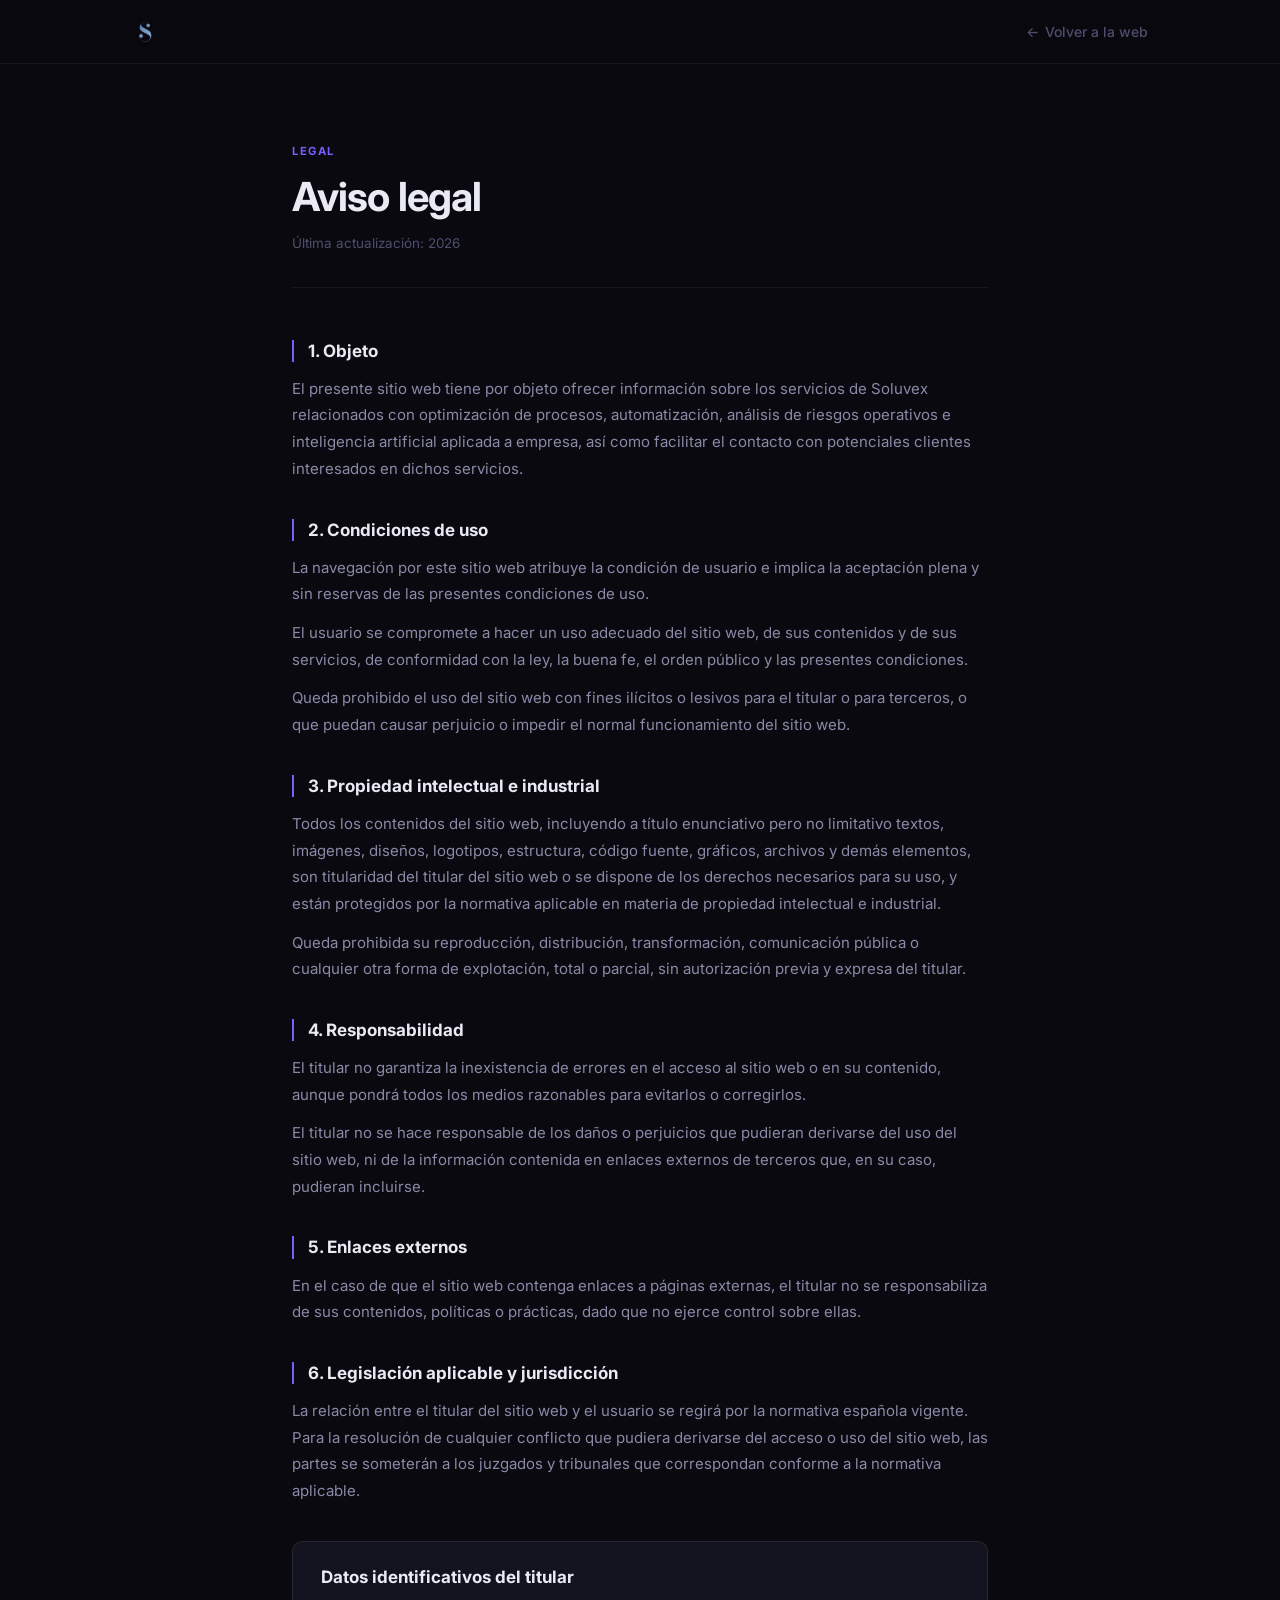
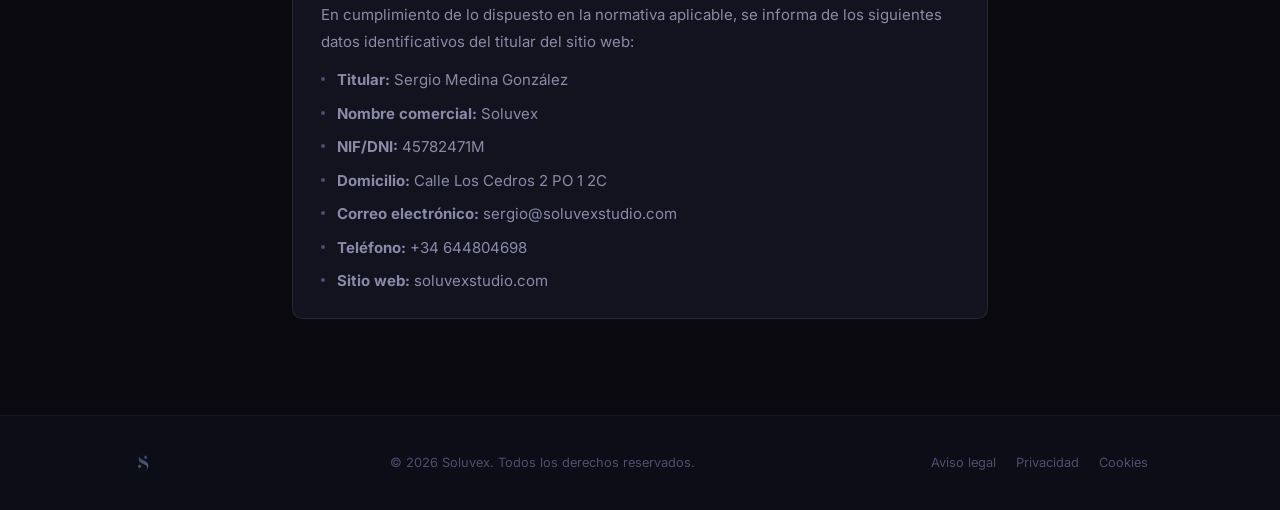
<file: aviso-legal.html>
<!DOCTYPE html>
<html lang="es">
<head>
  <meta charset="UTF-8">
  <meta name="viewport" content="width=device-width, initial-scale=1.0">
  <title>Aviso legal — Soluvex</title>
  <meta name="robots" content="noindex, nofollow">
  <link rel="icon" type="image/png" href="assets/favicon.png">
  <meta name="theme-color" content="#09090f">
  <link rel="preconnect" href="https://fonts.googleapis.com">
  <link rel="preconnect" href="https://fonts.gstatic.com" crossorigin>
  <link href="https://fonts.googleapis.com/css2?family=Inter:wght@400;500;600;700&display=swap" rel="stylesheet">
  <style>
    *, *::before, *::after { box-sizing: border-box; margin: 0; padding: 0; }

    :root {
      --bg:       #09090f;
      --bg-2:     #0d0d17;
      --bg-card:  #131320;
      --accent:   #7c5cfc;
      --text:     #eaeaf4;
      --text-2:   #8a8aa8;
      --text-3:   #4e4e6e;
      --border:   rgba(255,255,255,0.05);
      --border-2: rgba(255,255,255,0.08);
      --r:        10px;
      --max-w:    760px;
    }

    html { scroll-behavior: smooth; }

    body {
      font-family: 'Inter', -apple-system, BlinkMacSystemFont, sans-serif;
      background: var(--bg);
      color: var(--text);
      line-height: 1.65;
      -webkit-font-smoothing: antialiased;
      min-height: 100vh;
      display: flex;
      flex-direction: column;
    }

    a { text-decoration: none; color: inherit; }
    img { max-width: 100%; display: block; }

    /* NAV */
    .nav {
      height: 64px;
      background: rgba(9,9,15,0.90);
      border-bottom: 1px solid var(--border);
      backdrop-filter: blur(16px);
      -webkit-backdrop-filter: blur(16px);
      position: sticky;
      top: 0;
      z-index: 100;
    }
    .nav__inner {
      max-width: 1080px;
      margin: 0 auto;
      padding: 0 32px;
      height: 100%;
      display: flex;
      align-items: center;
      justify-content: space-between;
      gap: 20px;
    }
    .nav__logo img { height: 26px; width: auto; }
    .nav__back {
      font-size: 0.875rem;
      font-weight: 500;
      color: var(--text-3);
      display: flex;
      align-items: center;
      gap: 6px;
      transition: color 0.2s;
    }
    .nav__back:hover { color: var(--text-2); }
    .nav__back::before { content: '←'; }

    /* MAIN */
    main {
      flex: 1;
      padding: 72px 0 96px;
    }

    .legal-wrap {
      max-width: var(--max-w);
      margin: 0 auto;
      padding: 0 32px;
    }

    /* Page header */
    .legal-header {
      margin-bottom: 52px;
      padding-bottom: 32px;
      border-bottom: 1px solid var(--border);
    }
    .legal-header__label {
      display: inline-block;
      font-size: 0.7rem;
      font-weight: 700;
      letter-spacing: 0.14em;
      text-transform: uppercase;
      color: var(--accent);
      margin-bottom: 14px;
    }
    .legal-header__title {
      font-size: clamp(1.75rem, 4vw, 2.5rem);
      font-weight: 700;
      line-height: 1.15;
      letter-spacing: -0.022em;
      margin-bottom: 12px;
    }
    .legal-header__meta {
      font-size: 0.84rem;
      color: var(--text-3);
    }

    /* Content typography */
    .legal-body { display: flex; flex-direction: column; gap: 36px; }

    .legal-section h2 {
      font-size: 1.0625rem;
      font-weight: 700;
      color: var(--text);
      margin-bottom: 14px;
      padding-left: 14px;
      border-left: 2px solid var(--accent);
      line-height: 1.3;
    }

    .legal-section p {
      font-size: 0.9375rem;
      color: var(--text-2);
      line-height: 1.78;
      margin-bottom: 12px;
    }
    .legal-section p:last-child { margin-bottom: 0; }

    .legal-section ul {
      list-style: none;
      display: flex;
      flex-direction: column;
      gap: 8px;
      margin-top: 4px;
    }
    .legal-section ul li {
      font-size: 0.9375rem;
      color: var(--text-2);
      line-height: 1.7;
      padding-left: 16px;
      position: relative;
    }
    .legal-section ul li::before {
      content: '';
      position: absolute;
      left: 0;
      top: 10px;
      width: 4px;
      height: 4px;
      border-radius: 50%;
      background: var(--text-3);
    }

    .legal-section--box {
      padding: 24px 28px;
      background: var(--bg-card);
      border: 1px solid var(--border-2);
      border-radius: var(--r);
    }
    .legal-section--box h2 {
      border-left: none;
      padding-left: 0;
    }

    /* FOOTER */
    .footer {
      background: var(--bg-2);
      border-top: 1px solid var(--border);
      padding: 36px 0;
    }
    .footer__inner {
      max-width: 1080px;
      margin: 0 auto;
      padding: 0 32px;
      display: flex;
      align-items: center;
      justify-content: space-between;
      gap: 20px;
      flex-wrap: wrap;
    }
    .footer__logo img { height: 22px; opacity: 0.5; }
    .footer__copy { font-size: 0.8rem; color: var(--text-3); }
    .footer__links { display: flex; gap: 20px; }
    .footer__links a { font-size: 0.8rem; color: var(--text-3); transition: color 0.2s; }
    .footer__links a:hover { color: var(--text-2); }

    @media (max-width: 600px) {
      .nav__inner, .legal-wrap, .footer__inner { padding: 0 20px; }
      .footer__inner { flex-direction: column; text-align: center; }
      .footer__links { justify-content: center; }
      .footer__logo { margin: 0 auto; }
    }
  </style>
</head>
<body>

<header class="nav">
  <div class="nav__inner">
    <a href="index.html" class="nav__logo" aria-label="Volver a Soluvex">
      <img src="assets/logo-fondo-transparente.png" alt="Soluvex">
    </a>
    <a href="index.html" class="nav__back">Volver a la web</a>
  </div>
</header>

<main>
  <div class="legal-wrap">

    <div class="legal-header">
      <span class="legal-header__label">Legal</span>
      <h1 class="legal-header__title">Aviso legal</h1>
      <p class="legal-header__meta">Última actualización: 2026</p>
    </div>

    <div class="legal-body">

      <div class="legal-section">
        <h2>1. Objeto</h2>
        <p>El presente sitio web tiene por objeto ofrecer información sobre los servicios de Soluvex relacionados con optimización de procesos, automatización, análisis de riesgos operativos e inteligencia artificial aplicada a empresa, así como facilitar el contacto con potenciales clientes interesados en dichos servicios.</p>
      </div>

      <div class="legal-section">
        <h2>2. Condiciones de uso</h2>
        <p>La navegación por este sitio web atribuye la condición de usuario e implica la aceptación plena y sin reservas de las presentes condiciones de uso.</p>
        <p>El usuario se compromete a hacer un uso adecuado del sitio web, de sus contenidos y de sus servicios, de conformidad con la ley, la buena fe, el orden público y las presentes condiciones.</p>
        <p>Queda prohibido el uso del sitio web con fines ilícitos o lesivos para el titular o para terceros, o que puedan causar perjuicio o impedir el normal funcionamiento del sitio web.</p>
      </div>

      <div class="legal-section">
        <h2>3. Propiedad intelectual e industrial</h2>
        <p>Todos los contenidos del sitio web, incluyendo a título enunciativo pero no limitativo textos, imágenes, diseños, logotipos, estructura, código fuente, gráficos, archivos y demás elementos, son titularidad del titular del sitio web o se dispone de los derechos necesarios para su uso, y están protegidos por la normativa aplicable en materia de propiedad intelectual e industrial.</p>
        <p>Queda prohibida su reproducción, distribución, transformación, comunicación pública o cualquier otra forma de explotación, total o parcial, sin autorización previa y expresa del titular.</p>
      </div>

      <div class="legal-section">
        <h2>4. Responsabilidad</h2>
        <p>El titular no garantiza la inexistencia de errores en el acceso al sitio web o en su contenido, aunque pondrá todos los medios razonables para evitarlos o corregirlos.</p>
        <p>El titular no se hace responsable de los daños o perjuicios que pudieran derivarse del uso del sitio web, ni de la información contenida en enlaces externos de terceros que, en su caso, pudieran incluirse.</p>
      </div>

      <div class="legal-section">
        <h2>5. Enlaces externos</h2>
        <p>En el caso de que el sitio web contenga enlaces a páginas externas, el titular no se responsabiliza de sus contenidos, políticas o prácticas, dado que no ejerce control sobre ellas.</p>
      </div>

      <div class="legal-section">
        <h2>6. Legislación aplicable y jurisdicción</h2>
        <p>La relación entre el titular del sitio web y el usuario se regirá por la normativa española vigente. Para la resolución de cualquier conflicto que pudiera derivarse del acceso o uso del sitio web, las partes se someterán a los juzgados y tribunales que correspondan conforme a la normativa aplicable.</p>
      </div>

      <div class="legal-section legal-section--box">
        <h2>Datos identificativos del titular</h2>
        <p>En cumplimiento de lo dispuesto en la normativa aplicable, se informa de los siguientes datos identificativos del titular del sitio web:</p>
        <ul>
          <li><strong>Titular:</strong> Sergio Medina González</li>
          <li><strong>Nombre comercial:</strong> Soluvex</li>
          <li><strong>NIF/DNI:</strong> 45782471M</li>
          <li><strong>Domicilio:</strong> Calle Los Cedros 2 PO 1 2C</li>
          <li><strong>Correo electrónico:</strong> sergio@soluvexstudio.com</li>
          <li><strong>Teléfono:</strong> +34 644804698</li>
          <li><strong>Sitio web:</strong> soluvexstudio.com</li>
        </ul>
      </div>

    </div>
  </div>
</main>

<footer class="footer">
  <div class="footer__inner">
    <a href="index.html" class="footer__logo" aria-label="Soluvex">
      <img src="assets/logo-fondo-transparente.png" alt="Soluvex">
    </a>
    <p class="footer__copy">© 2026 Soluvex. Todos los derechos reservados.</p>
    <nav class="footer__links" aria-label="Legal">
      <a href="aviso-legal.html">Aviso legal</a>
      <a href="privacidad.html">Privacidad</a>
      <a href="cookies.html">Cookies</a>
    </nav>
  </div>
</footer>

</body>
</html>
</file>
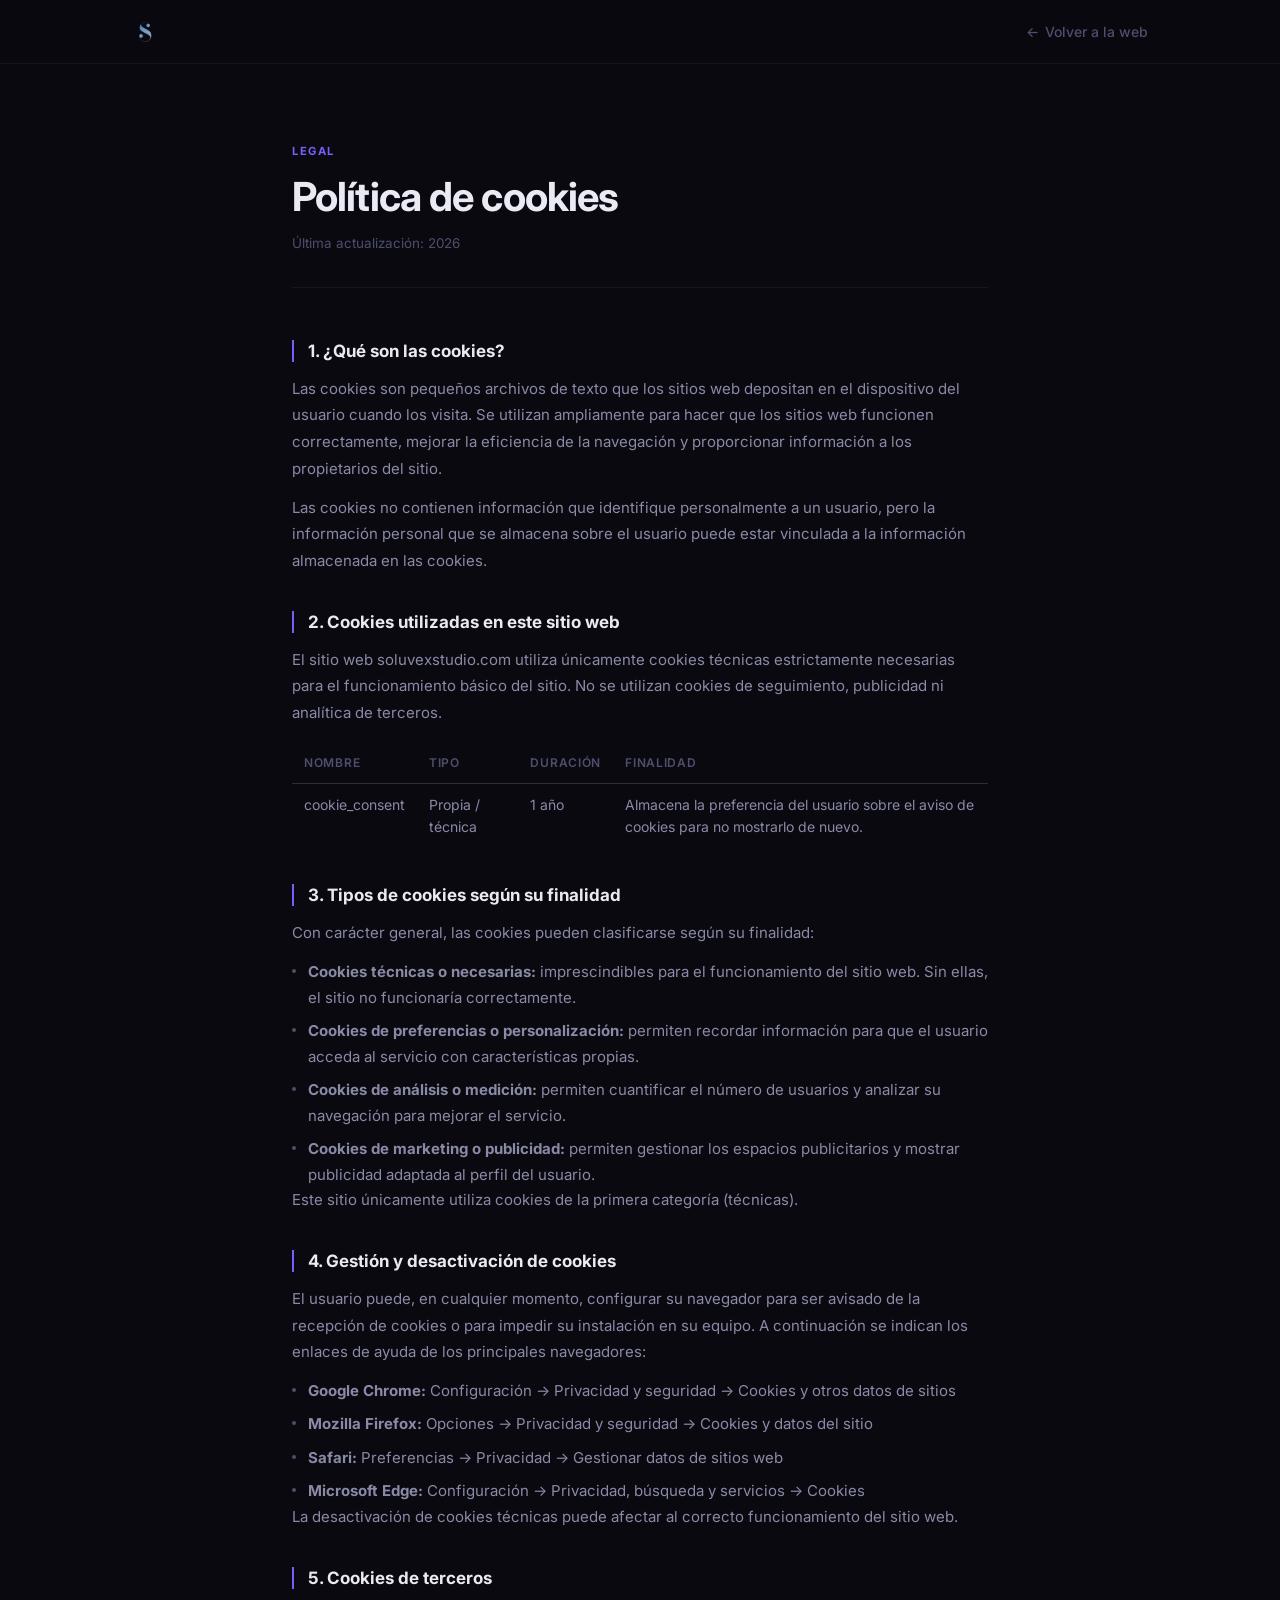
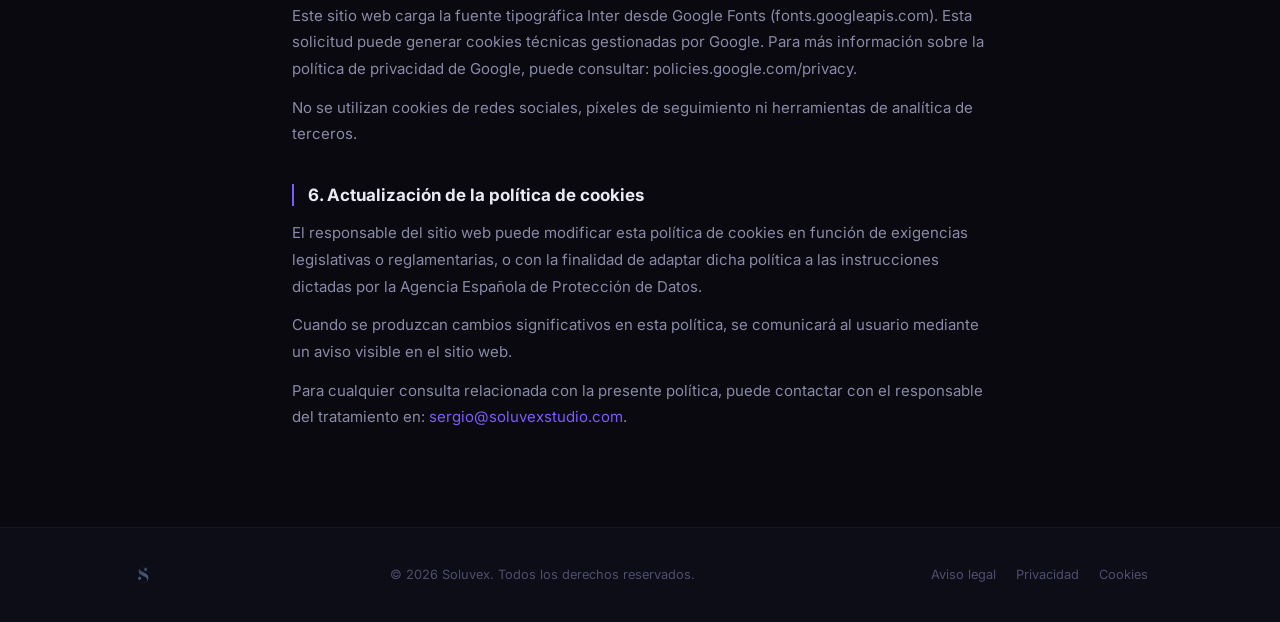
<file: cookies.html>
<!DOCTYPE html>
<html lang="es">
<head>
  <meta charset="UTF-8">
  <meta name="viewport" content="width=device-width, initial-scale=1.0">
  <title>Política de cookies — Soluvex</title>
  <meta name="robots" content="noindex, nofollow">
  <link rel="icon" type="image/png" href="assets/favicon.png">
  <meta name="theme-color" content="#09090f">
  <link rel="preconnect" href="https://fonts.googleapis.com">
  <link rel="preconnect" href="https://fonts.gstatic.com" crossorigin>
  <link href="https://fonts.googleapis.com/css2?family=Inter:wght@400;500;600;700&display=swap" rel="stylesheet">
  <style>
    *, *::before, *::after { box-sizing: border-box; margin: 0; padding: 0; }

    :root {
      --bg:       #09090f;
      --bg-2:     #0d0d17;
      --bg-card:  #131320;
      --accent:   #7c5cfc;
      --text:     #eaeaf4;
      --text-2:   #8a8aa8;
      --text-3:   #4e4e6e;
      --border:   rgba(255,255,255,0.05);
      --border-2: rgba(255,255,255,0.08);
      --r:        10px;
      --max-w:    760px;
    }

    html { scroll-behavior: smooth; }

    body {
      font-family: 'Inter', -apple-system, BlinkMacSystemFont, sans-serif;
      background: var(--bg);
      color: var(--text);
      line-height: 1.65;
      -webkit-font-smoothing: antialiased;
      min-height: 100vh;
      display: flex;
      flex-direction: column;
    }

    a { text-decoration: none; color: inherit; }
    img { max-width: 100%; display: block; }

    /* NAV */
    .nav {
      height: 64px;
      background: rgba(9,9,15,0.90);
      border-bottom: 1px solid var(--border);
      backdrop-filter: blur(16px);
      -webkit-backdrop-filter: blur(16px);
      position: sticky;
      top: 0;
      z-index: 100;
    }
    .nav__inner {
      max-width: 1080px;
      margin: 0 auto;
      padding: 0 32px;
      height: 100%;
      display: flex;
      align-items: center;
      justify-content: space-between;
      gap: 20px;
    }
    .nav__logo img { height: 26px; width: auto; }
    .nav__back {
      font-size: 0.875rem;
      font-weight: 500;
      color: var(--text-3);
      display: flex;
      align-items: center;
      gap: 6px;
      transition: color 0.2s;
    }
    .nav__back:hover { color: var(--text-2); }
    .nav__back::before { content: '←'; }

    /* MAIN */
    main {
      flex: 1;
      padding: 72px 0 96px;
    }

    .legal-wrap {
      max-width: var(--max-w);
      margin: 0 auto;
      padding: 0 32px;
    }

    /* Page header */
    .legal-header {
      margin-bottom: 52px;
      padding-bottom: 32px;
      border-bottom: 1px solid var(--border);
    }
    .legal-header__label {
      display: inline-block;
      font-size: 0.7rem;
      font-weight: 700;
      letter-spacing: 0.14em;
      text-transform: uppercase;
      color: var(--accent);
      margin-bottom: 14px;
    }
    .legal-header__title {
      font-size: clamp(1.75rem, 4vw, 2.5rem);
      font-weight: 700;
      line-height: 1.15;
      letter-spacing: -0.022em;
      margin-bottom: 12px;
    }
    .legal-header__meta {
      font-size: 0.84rem;
      color: var(--text-3);
    }

    /* Content typography */
    .legal-body { display: flex; flex-direction: column; gap: 36px; }

    .legal-section h2 {
      font-size: 1.0625rem;
      font-weight: 700;
      color: var(--text);
      margin-bottom: 14px;
      padding-left: 14px;
      border-left: 2px solid var(--accent);
      line-height: 1.3;
    }

    .legal-section p {
      font-size: 0.9375rem;
      color: var(--text-2);
      line-height: 1.78;
      margin-bottom: 12px;
    }
    .legal-section p:last-child { margin-bottom: 0; }

    .legal-section ul {
      list-style: none;
      display: flex;
      flex-direction: column;
      gap: 8px;
      margin-top: 4px;
    }
    .legal-section ul li {
      font-size: 0.9375rem;
      color: var(--text-2);
      line-height: 1.7;
      padding-left: 16px;
      position: relative;
    }
    .legal-section ul li::before {
      content: '';
      position: absolute;
      left: 0;
      top: 10px;
      width: 4px;
      height: 4px;
      border-radius: 50%;
      background: var(--text-3);
    }

    /* Cookie table */
    .cookie-table {
      width: 100%;
      border-collapse: collapse;
      margin-top: 16px;
      font-size: 0.875rem;
    }
    .cookie-table th {
      text-align: left;
      padding: 10px 12px;
      font-size: 0.75rem;
      font-weight: 600;
      letter-spacing: 0.06em;
      text-transform: uppercase;
      color: var(--text-3);
      border-bottom: 1px solid var(--border-2);
    }
    .cookie-table td {
      padding: 10px 12px;
      color: var(--text-2);
      border-bottom: 1px solid var(--border);
      vertical-align: top;
      line-height: 1.6;
    }
    .cookie-table tr:last-child td { border-bottom: none; }

    .legal-section--box {
      padding: 24px 28px;
      background: var(--bg-card);
      border: 1px solid var(--border-2);
      border-radius: var(--r);
    }
    .legal-section--box h2 {
      border-left: none;
      padding-left: 0;
    }

    /* FOOTER */
    .footer {
      background: var(--bg-2);
      border-top: 1px solid var(--border);
      padding: 36px 0;
    }
    .footer__inner {
      max-width: 1080px;
      margin: 0 auto;
      padding: 0 32px;
      display: flex;
      align-items: center;
      justify-content: space-between;
      gap: 20px;
      flex-wrap: wrap;
    }
    .footer__logo img { height: 22px; opacity: 0.5; }
    .footer__copy { font-size: 0.8rem; color: var(--text-3); }
    .footer__links { display: flex; gap: 20px; }
    .footer__links a { font-size: 0.8rem; color: var(--text-3); transition: color 0.2s; }
    .footer__links a:hover { color: var(--text-2); }

    @media (max-width: 600px) {
      .nav__inner, .legal-wrap, .footer__inner { padding: 0 20px; }
      .footer__inner { flex-direction: column; text-align: center; }
      .footer__links { justify-content: center; }
      .footer__logo { margin: 0 auto; }
      .cookie-table { font-size: 0.8125rem; }
      .cookie-table th, .cookie-table td { padding: 8px; }
    }
  </style>
</head>
<body>

<header class="nav">
  <div class="nav__inner">
    <a href="index.html" class="nav__logo" aria-label="Volver a Soluvex">
      <img src="assets/logo-fondo-transparente.png" alt="Soluvex">
    </a>
    <a href="index.html" class="nav__back">Volver a la web</a>
  </div>
</header>

<main>
  <div class="legal-wrap">

    <div class="legal-header">
      <span class="legal-header__label">Legal</span>
      <h1 class="legal-header__title">Política de cookies</h1>
      <p class="legal-header__meta">Última actualización: 2026</p>
    </div>

    <div class="legal-body">

      <div class="legal-section">
        <h2>1. ¿Qué son las cookies?</h2>
        <p>Las cookies son pequeños archivos de texto que los sitios web depositan en el dispositivo del usuario cuando los visita. Se utilizan ampliamente para hacer que los sitios web funcionen correctamente, mejorar la eficiencia de la navegación y proporcionar información a los propietarios del sitio.</p>
        <p>Las cookies no contienen información que identifique personalmente a un usuario, pero la información personal que se almacena sobre el usuario puede estar vinculada a la información almacenada en las cookies.</p>
      </div>

      <div class="legal-section">
        <h2>2. Cookies utilizadas en este sitio web</h2>
        <p>El sitio web soluvexstudio.com utiliza únicamente cookies técnicas estrictamente necesarias para el funcionamiento básico del sitio. No se utilizan cookies de seguimiento, publicidad ni analítica de terceros.</p>
        <table class="cookie-table">
          <thead>
            <tr>
              <th>Nombre</th>
              <th>Tipo</th>
              <th>Duración</th>
              <th>Finalidad</th>
            </tr>
          </thead>
          <tbody>
            <tr>
              <td>cookie_consent</td>
              <td>Propia / técnica</td>
              <td>1 año</td>
              <td>Almacena la preferencia del usuario sobre el aviso de cookies para no mostrarlo de nuevo.</td>
            </tr>
          </tbody>
        </table>
      </div>

      <div class="legal-section">
        <h2>3. Tipos de cookies según su finalidad</h2>
        <p>Con carácter general, las cookies pueden clasificarse según su finalidad:</p>
        <ul>
          <li><strong>Cookies técnicas o necesarias:</strong> imprescindibles para el funcionamiento del sitio web. Sin ellas, el sitio no funcionaría correctamente.</li>
          <li><strong>Cookies de preferencias o personalización:</strong> permiten recordar información para que el usuario acceda al servicio con características propias.</li>
          <li><strong>Cookies de análisis o medición:</strong> permiten cuantificar el número de usuarios y analizar su navegación para mejorar el servicio.</li>
          <li><strong>Cookies de marketing o publicidad:</strong> permiten gestionar los espacios publicitarios y mostrar publicidad adaptada al perfil del usuario.</li>
        </ul>
        <p>Este sitio únicamente utiliza cookies de la primera categoría (técnicas).</p>
      </div>

      <div class="legal-section">
        <h2>4. Gestión y desactivación de cookies</h2>
        <p>El usuario puede, en cualquier momento, configurar su navegador para ser avisado de la recepción de cookies o para impedir su instalación en su equipo. A continuación se indican los enlaces de ayuda de los principales navegadores:</p>
        <ul>
          <li><strong>Google Chrome:</strong> Configuración → Privacidad y seguridad → Cookies y otros datos de sitios</li>
          <li><strong>Mozilla Firefox:</strong> Opciones → Privacidad y seguridad → Cookies y datos del sitio</li>
          <li><strong>Safari:</strong> Preferencias → Privacidad → Gestionar datos de sitios web</li>
          <li><strong>Microsoft Edge:</strong> Configuración → Privacidad, búsqueda y servicios → Cookies</li>
        </ul>
        <p>La desactivación de cookies técnicas puede afectar al correcto funcionamiento del sitio web.</p>
      </div>

      <div class="legal-section">
        <h2>5. Cookies de terceros</h2>
        <p>Este sitio web carga la fuente tipográfica Inter desde Google Fonts (fonts.googleapis.com). Esta solicitud puede generar cookies técnicas gestionadas por Google. Para más información sobre la política de privacidad de Google, puede consultar: policies.google.com/privacy.</p>
        <p>No se utilizan cookies de redes sociales, píxeles de seguimiento ni herramientas de analítica de terceros.</p>
      </div>

      <div class="legal-section">
        <h2>6. Actualización de la política de cookies</h2>
        <p>El responsable del sitio web puede modificar esta política de cookies en función de exigencias legislativas o reglamentarias, o con la finalidad de adaptar dicha política a las instrucciones dictadas por la Agencia Española de Protección de Datos.</p>
        <p>Cuando se produzcan cambios significativos en esta política, se comunicará al usuario mediante un aviso visible en el sitio web.</p>
        <p>Para cualquier consulta relacionada con la presente política, puede contactar con el responsable del tratamiento en: <a href="mailto:sergio@soluvexstudio.com" style="color: var(--accent);">sergio@soluvexstudio.com</a>.</p>
      </div>

    </div>
  </div>
</main>

<footer class="footer">
  <div class="footer__inner">
    <a href="index.html" class="footer__logo" aria-label="Soluvex">
      <img src="assets/logo-fondo-transparente.png" alt="Soluvex">
    </a>
    <p class="footer__copy">© 2026 Soluvex. Todos los derechos reservados.</p>
    <nav class="footer__links" aria-label="Legal">
      <a href="aviso-legal.html">Aviso legal</a>
      <a href="privacidad.html">Privacidad</a>
      <a href="cookies.html">Cookies</a>
    </nav>
  </div>
</footer>

</body>
</html>
</file>
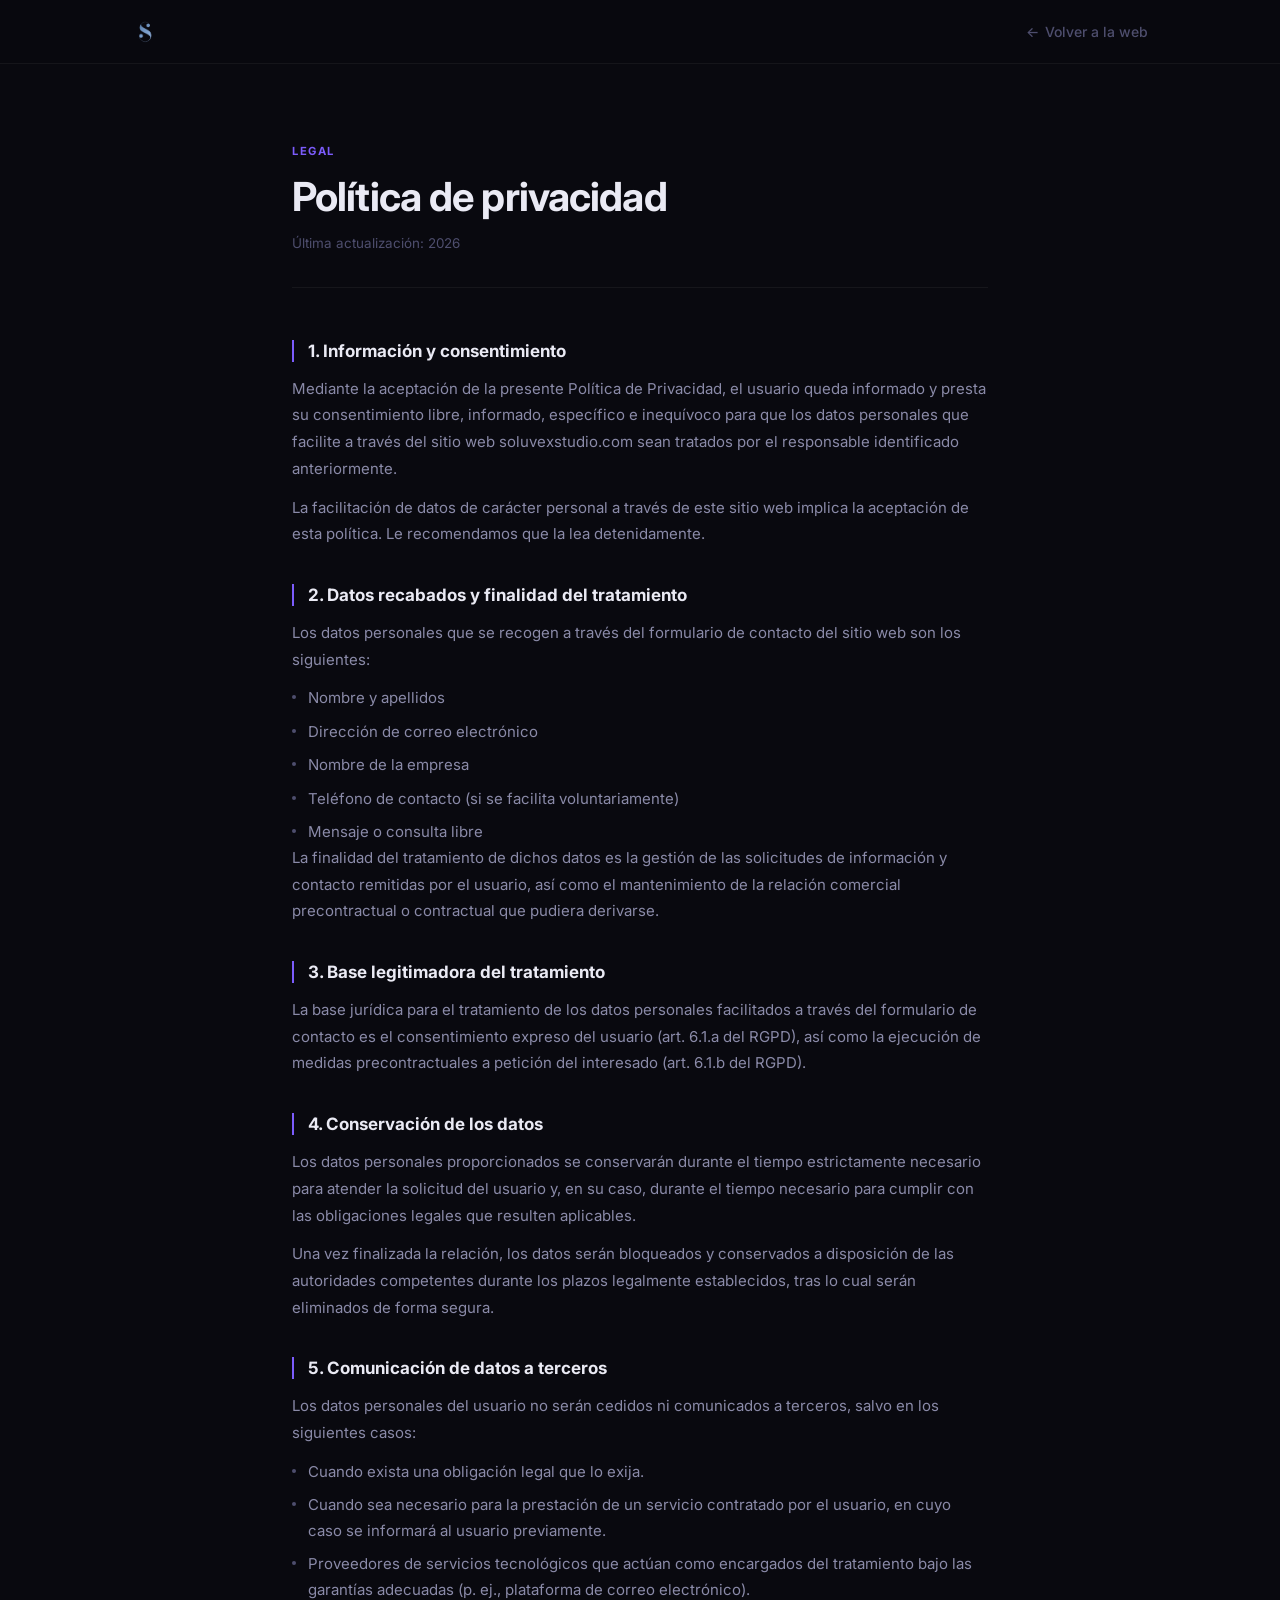
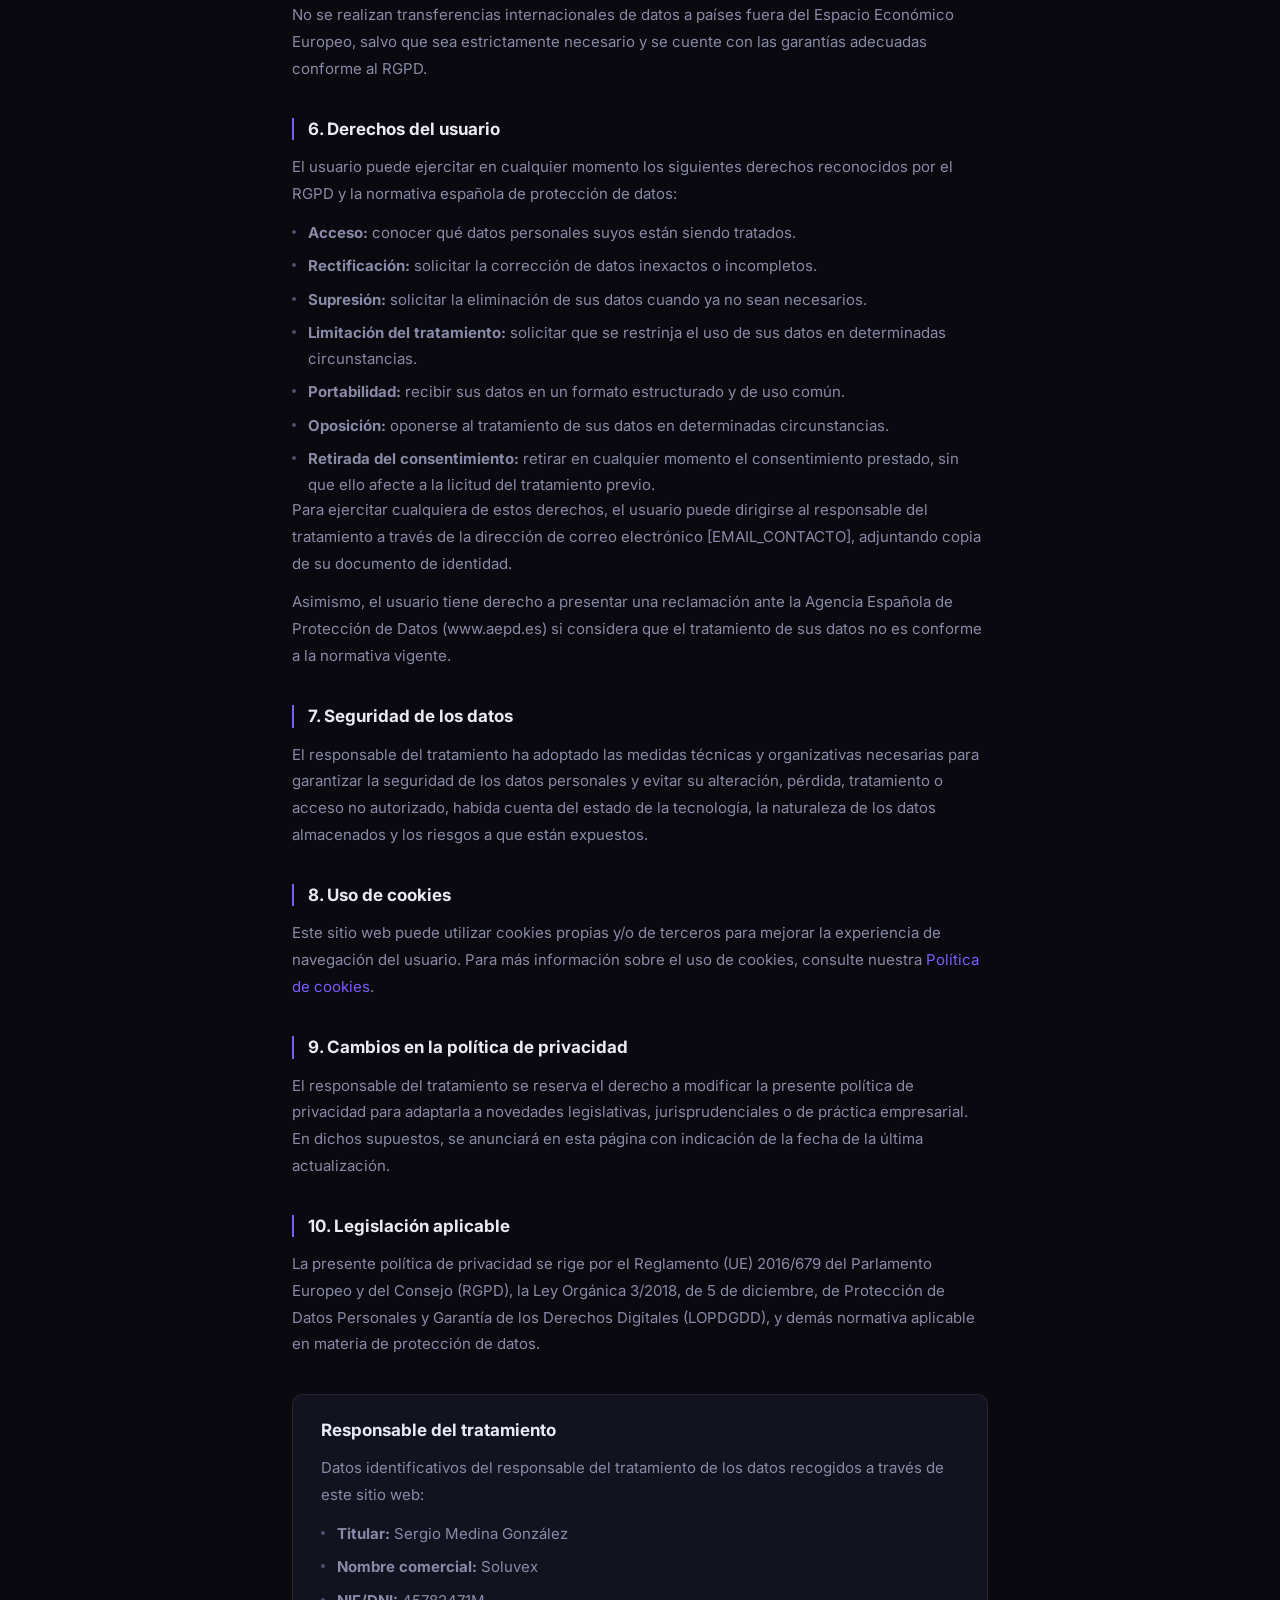
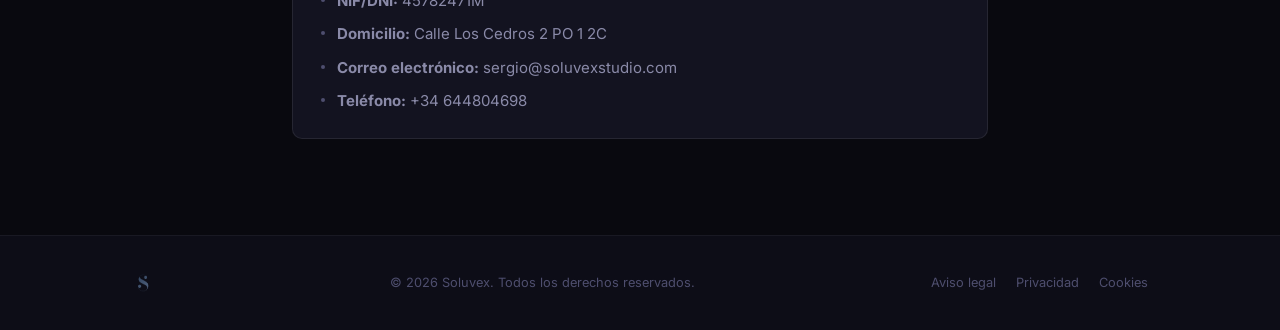
<file: privacidad.html>
<!DOCTYPE html>
<html lang="es">
<head>
  <meta charset="UTF-8">
  <meta name="viewport" content="width=device-width, initial-scale=1.0">
  <title>Política de privacidad — Soluvex</title>
  <meta name="robots" content="noindex, nofollow">
  <link rel="icon" type="image/png" href="assets/favicon.png">
  <meta name="theme-color" content="#09090f">
  <link rel="preconnect" href="https://fonts.googleapis.com">
  <link rel="preconnect" href="https://fonts.gstatic.com" crossorigin>
  <link href="https://fonts.googleapis.com/css2?family=Inter:wght@400;500;600;700&display=swap" rel="stylesheet">
  <style>
    *, *::before, *::after { box-sizing: border-box; margin: 0; padding: 0; }

    :root {
      --bg:       #09090f;
      --bg-2:     #0d0d17;
      --bg-card:  #131320;
      --accent:   #7c5cfc;
      --text:     #eaeaf4;
      --text-2:   #8a8aa8;
      --text-3:   #4e4e6e;
      --border:   rgba(255,255,255,0.05);
      --border-2: rgba(255,255,255,0.08);
      --r:        10px;
      --max-w:    760px;
    }

    html { scroll-behavior: smooth; }

    body {
      font-family: 'Inter', -apple-system, BlinkMacSystemFont, sans-serif;
      background: var(--bg);
      color: var(--text);
      line-height: 1.65;
      -webkit-font-smoothing: antialiased;
      min-height: 100vh;
      display: flex;
      flex-direction: column;
    }

    a { text-decoration: none; color: inherit; }
    img { max-width: 100%; display: block; }

    /* NAV */
    .nav {
      height: 64px;
      background: rgba(9,9,15,0.90);
      border-bottom: 1px solid var(--border);
      backdrop-filter: blur(16px);
      -webkit-backdrop-filter: blur(16px);
      position: sticky;
      top: 0;
      z-index: 100;
    }
    .nav__inner {
      max-width: 1080px;
      margin: 0 auto;
      padding: 0 32px;
      height: 100%;
      display: flex;
      align-items: center;
      justify-content: space-between;
      gap: 20px;
    }
    .nav__logo img { height: 26px; width: auto; }
    .nav__back {
      font-size: 0.875rem;
      font-weight: 500;
      color: var(--text-3);
      display: flex;
      align-items: center;
      gap: 6px;
      transition: color 0.2s;
    }
    .nav__back:hover { color: var(--text-2); }
    .nav__back::before { content: '←'; }

    /* MAIN */
    main {
      flex: 1;
      padding: 72px 0 96px;
    }

    .legal-wrap {
      max-width: var(--max-w);
      margin: 0 auto;
      padding: 0 32px;
    }

    /* Page header */
    .legal-header {
      margin-bottom: 52px;
      padding-bottom: 32px;
      border-bottom: 1px solid var(--border);
    }
    .legal-header__label {
      display: inline-block;
      font-size: 0.7rem;
      font-weight: 700;
      letter-spacing: 0.14em;
      text-transform: uppercase;
      color: var(--accent);
      margin-bottom: 14px;
    }
    .legal-header__title {
      font-size: clamp(1.75rem, 4vw, 2.5rem);
      font-weight: 700;
      line-height: 1.15;
      letter-spacing: -0.022em;
      margin-bottom: 12px;
    }
    .legal-header__meta {
      font-size: 0.84rem;
      color: var(--text-3);
    }

    /* Content typography */
    .legal-body { display: flex; flex-direction: column; gap: 36px; }

    .legal-section h2 {
      font-size: 1.0625rem;
      font-weight: 700;
      color: var(--text);
      margin-bottom: 14px;
      padding-left: 14px;
      border-left: 2px solid var(--accent);
      line-height: 1.3;
    }

    .legal-section p {
      font-size: 0.9375rem;
      color: var(--text-2);
      line-height: 1.78;
      margin-bottom: 12px;
    }
    .legal-section p:last-child { margin-bottom: 0; }

    .legal-section ul {
      list-style: none;
      display: flex;
      flex-direction: column;
      gap: 8px;
      margin-top: 4px;
    }
    .legal-section ul li {
      font-size: 0.9375rem;
      color: var(--text-2);
      line-height: 1.7;
      padding-left: 16px;
      position: relative;
    }
    .legal-section ul li::before {
      content: '';
      position: absolute;
      left: 0;
      top: 10px;
      width: 4px;
      height: 4px;
      border-radius: 50%;
      background: var(--text-3);
    }

    .legal-section--box {
      padding: 24px 28px;
      background: var(--bg-card);
      border: 1px solid var(--border-2);
      border-radius: var(--r);
    }
    .legal-section--box h2 {
      border-left: none;
      padding-left: 0;
    }

    /* FOOTER */
    .footer {
      background: var(--bg-2);
      border-top: 1px solid var(--border);
      padding: 36px 0;
    }
    .footer__inner {
      max-width: 1080px;
      margin: 0 auto;
      padding: 0 32px;
      display: flex;
      align-items: center;
      justify-content: space-between;
      gap: 20px;
      flex-wrap: wrap;
    }
    .footer__logo img { height: 22px; opacity: 0.5; }
    .footer__copy { font-size: 0.8rem; color: var(--text-3); }
    .footer__links { display: flex; gap: 20px; }
    .footer__links a { font-size: 0.8rem; color: var(--text-3); transition: color 0.2s; }
    .footer__links a:hover { color: var(--text-2); }

    @media (max-width: 600px) {
      .nav__inner, .legal-wrap, .footer__inner { padding: 0 20px; }
      .footer__inner { flex-direction: column; text-align: center; }
      .footer__links { justify-content: center; }
      .footer__logo { margin: 0 auto; }
    }
  </style>
</head>
<body>

<header class="nav">
  <div class="nav__inner">
    <a href="index.html" class="nav__logo" aria-label="Volver a Soluvex">
      <img src="assets/logo-fondo-transparente.png" alt="Soluvex">
    </a>
    <a href="index.html" class="nav__back">Volver a la web</a>
  </div>
</header>

<main>
  <div class="legal-wrap">

    <div class="legal-header">
      <span class="legal-header__label">Legal</span>
      <h1 class="legal-header__title">Política de privacidad</h1>
      <p class="legal-header__meta">Última actualización: 2026</p>
    </div>

    <div class="legal-body">

      <div class="legal-section">
        <h2>1. Información y consentimiento</h2>
        <p>Mediante la aceptación de la presente Política de Privacidad, el usuario queda informado y presta su consentimiento libre, informado, específico e inequívoco para que los datos personales que facilite a través del sitio web soluvexstudio.com sean tratados por el responsable identificado anteriormente.</p>
        <p>La facilitación de datos de carácter personal a través de este sitio web implica la aceptación de esta política. Le recomendamos que la lea detenidamente.</p>
      </div>

      <div class="legal-section">
        <h2>2. Datos recabados y finalidad del tratamiento</h2>
        <p>Los datos personales que se recogen a través del formulario de contacto del sitio web son los siguientes:</p>
        <ul>
          <li>Nombre y apellidos</li>
          <li>Dirección de correo electrónico</li>
          <li>Nombre de la empresa</li>
          <li>Teléfono de contacto (si se facilita voluntariamente)</li>
          <li>Mensaje o consulta libre</li>
        </ul>
        <p>La finalidad del tratamiento de dichos datos es la gestión de las solicitudes de información y contacto remitidas por el usuario, así como el mantenimiento de la relación comercial precontractual o contractual que pudiera derivarse.</p>
      </div>

      <div class="legal-section">
        <h2>3. Base legitimadora del tratamiento</h2>
        <p>La base jurídica para el tratamiento de los datos personales facilitados a través del formulario de contacto es el consentimiento expreso del usuario (art. 6.1.a del RGPD), así como la ejecución de medidas precontractuales a petición del interesado (art. 6.1.b del RGPD).</p>
      </div>

      <div class="legal-section">
        <h2>4. Conservación de los datos</h2>
        <p>Los datos personales proporcionados se conservarán durante el tiempo estrictamente necesario para atender la solicitud del usuario y, en su caso, durante el tiempo necesario para cumplir con las obligaciones legales que resulten aplicables.</p>
        <p>Una vez finalizada la relación, los datos serán bloqueados y conservados a disposición de las autoridades competentes durante los plazos legalmente establecidos, tras lo cual serán eliminados de forma segura.</p>
      </div>

      <div class="legal-section">
        <h2>5. Comunicación de datos a terceros</h2>
        <p>Los datos personales del usuario no serán cedidos ni comunicados a terceros, salvo en los siguientes casos:</p>
        <ul>
          <li>Cuando exista una obligación legal que lo exija.</li>
          <li>Cuando sea necesario para la prestación de un servicio contratado por el usuario, en cuyo caso se informará al usuario previamente.</li>
          <li>Proveedores de servicios tecnológicos que actúan como encargados del tratamiento bajo las garantías adecuadas (p. ej., plataforma de correo electrónico).</li>
        </ul>
        <p>No se realizan transferencias internacionales de datos a países fuera del Espacio Económico Europeo, salvo que sea estrictamente necesario y se cuente con las garantías adecuadas conforme al RGPD.</p>
      </div>

      <div class="legal-section">
        <h2>6. Derechos del usuario</h2>
        <p>El usuario puede ejercitar en cualquier momento los siguientes derechos reconocidos por el RGPD y la normativa española de protección de datos:</p>
        <ul>
          <li><strong>Acceso:</strong> conocer qué datos personales suyos están siendo tratados.</li>
          <li><strong>Rectificación:</strong> solicitar la corrección de datos inexactos o incompletos.</li>
          <li><strong>Supresión:</strong> solicitar la eliminación de sus datos cuando ya no sean necesarios.</li>
          <li><strong>Limitación del tratamiento:</strong> solicitar que se restrinja el uso de sus datos en determinadas circunstancias.</li>
          <li><strong>Portabilidad:</strong> recibir sus datos en un formato estructurado y de uso común.</li>
          <li><strong>Oposición:</strong> oponerse al tratamiento de sus datos en determinadas circunstancias.</li>
          <li><strong>Retirada del consentimiento:</strong> retirar en cualquier momento el consentimiento prestado, sin que ello afecte a la licitud del tratamiento previo.</li>
        </ul>
        <p>Para ejercitar cualquiera de estos derechos, el usuario puede dirigirse al responsable del tratamiento a través de la dirección de correo electrónico [EMAIL_CONTACTO], adjuntando copia de su documento de identidad.</p>
        <p>Asimismo, el usuario tiene derecho a presentar una reclamación ante la Agencia Española de Protección de Datos (www.aepd.es) si considera que el tratamiento de sus datos no es conforme a la normativa vigente.</p>
      </div>

      <div class="legal-section">
        <h2>7. Seguridad de los datos</h2>
        <p>El responsable del tratamiento ha adoptado las medidas técnicas y organizativas necesarias para garantizar la seguridad de los datos personales y evitar su alteración, pérdida, tratamiento o acceso no autorizado, habida cuenta del estado de la tecnología, la naturaleza de los datos almacenados y los riesgos a que están expuestos.</p>
      </div>

      <div class="legal-section">
        <h2>8. Uso de cookies</h2>
        <p>Este sitio web puede utilizar cookies propias y/o de terceros para mejorar la experiencia de navegación del usuario. Para más información sobre el uso de cookies, consulte nuestra <a href="cookies.html" style="color: var(--accent);">Política de cookies</a>.</p>
      </div>

      <div class="legal-section">
        <h2>9. Cambios en la política de privacidad</h2>
        <p>El responsable del tratamiento se reserva el derecho a modificar la presente política de privacidad para adaptarla a novedades legislativas, jurisprudenciales o de práctica empresarial. En dichos supuestos, se anunciará en esta página con indicación de la fecha de la última actualización.</p>
      </div>

      <div class="legal-section">
        <h2>10. Legislación aplicable</h2>
        <p>La presente política de privacidad se rige por el Reglamento (UE) 2016/679 del Parlamento Europeo y del Consejo (RGPD), la Ley Orgánica 3/2018, de 5 de diciembre, de Protección de Datos Personales y Garantía de los Derechos Digitales (LOPDGDD), y demás normativa aplicable en materia de protección de datos.</p>
      </div>

      <div class="legal-section legal-section--box">
        <h2>Responsable del tratamiento</h2>
        <p>Datos identificativos del responsable del tratamiento de los datos recogidos a través de este sitio web:</p>
        <ul>
          <li><strong>Titular:</strong> Sergio Medina González</li>
          <li><strong>Nombre comercial:</strong> Soluvex</li>
          <li><strong>NIF/DNI:</strong> 45782471M</li>
          <li><strong>Domicilio:</strong> Calle Los Cedros 2 PO 1 2C</li>
          <li><strong>Correo electrónico:</strong> sergio@soluvexstudio.com</li>
          <li><strong>Teléfono:</strong> +34 644804698</li>
        </ul>
      </div>

    </div>
  </div>
</main>

<footer class="footer">
  <div class="footer__inner">
    <a href="index.html" class="footer__logo" aria-label="Soluvex">
      <img src="assets/logo-fondo-transparente.png" alt="Soluvex">
    </a>
    <p class="footer__copy">© 2026 Soluvex. Todos los derechos reservados.</p>
    <nav class="footer__links" aria-label="Legal">
      <a href="aviso-legal.html">Aviso legal</a>
      <a href="privacidad.html">Privacidad</a>
      <a href="cookies.html">Cookies</a>
    </nav>
  </div>
</footer>

</body>
</html>
</file>
